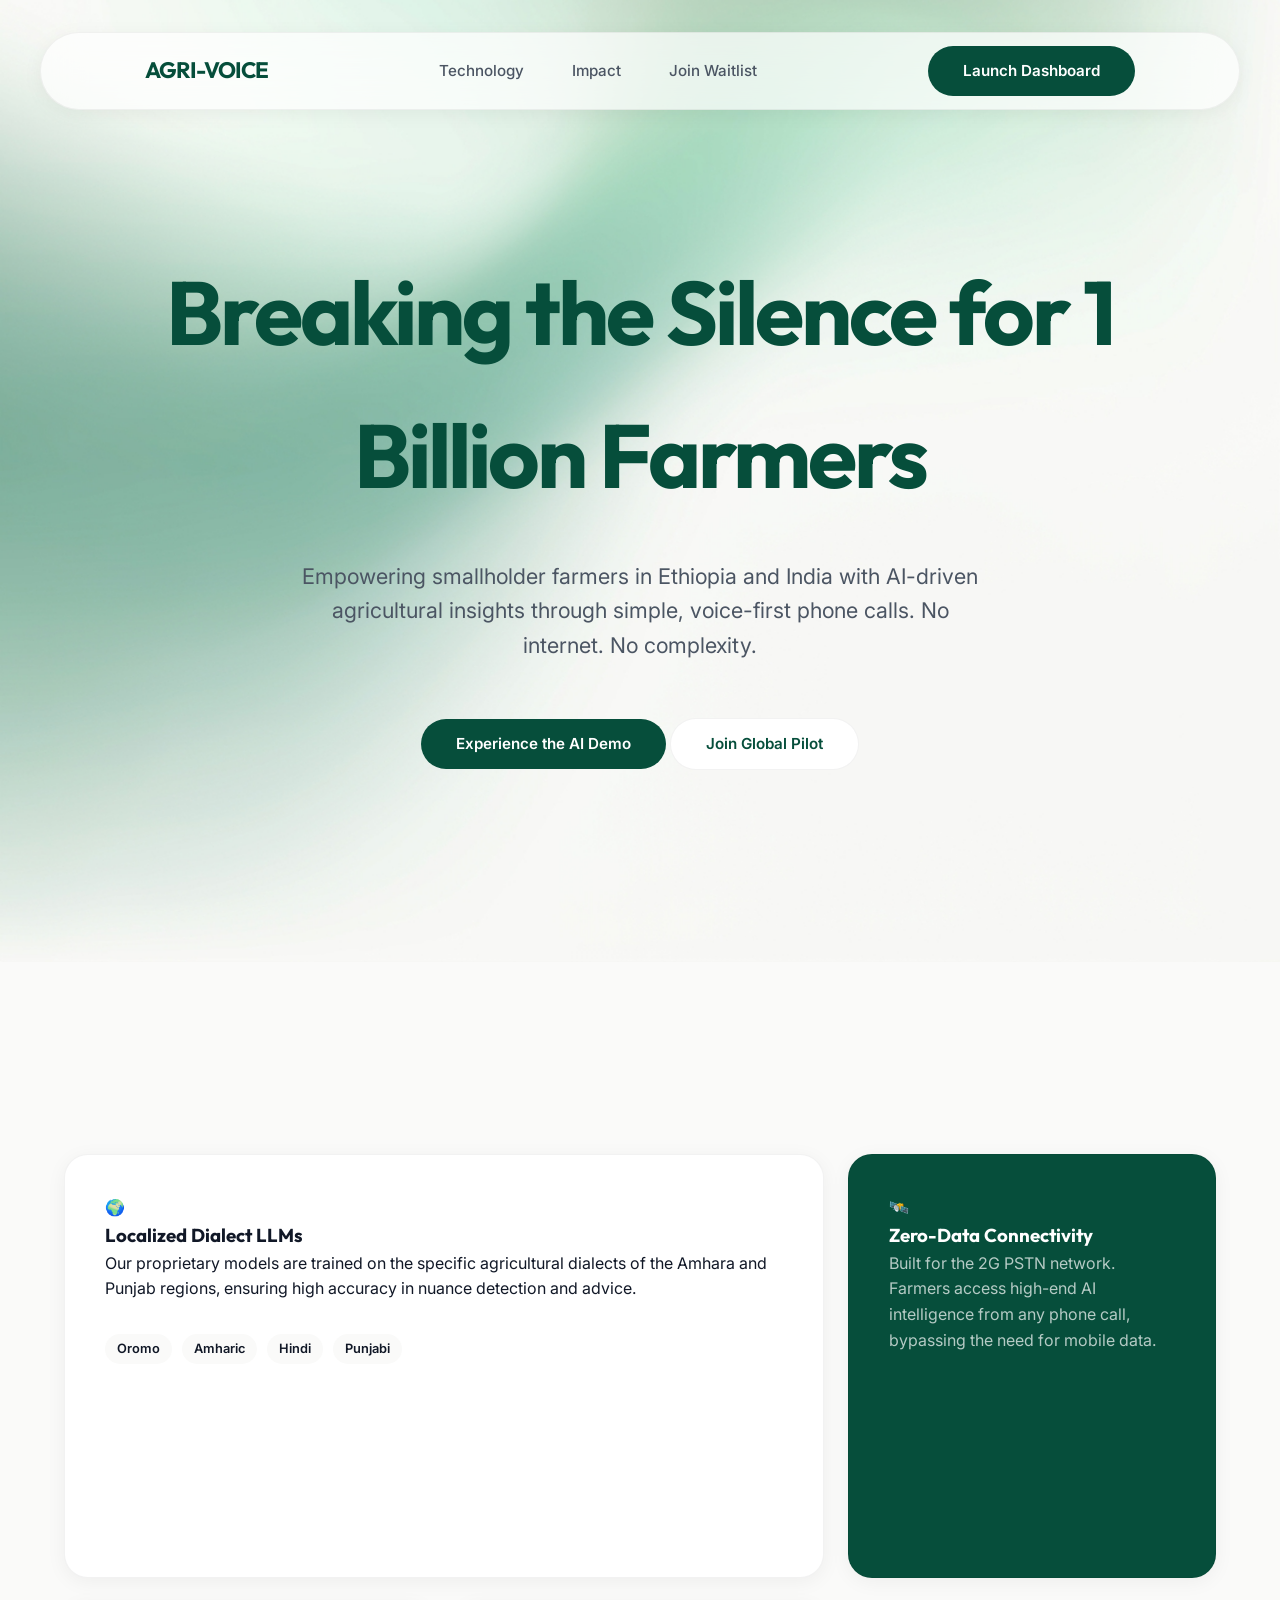
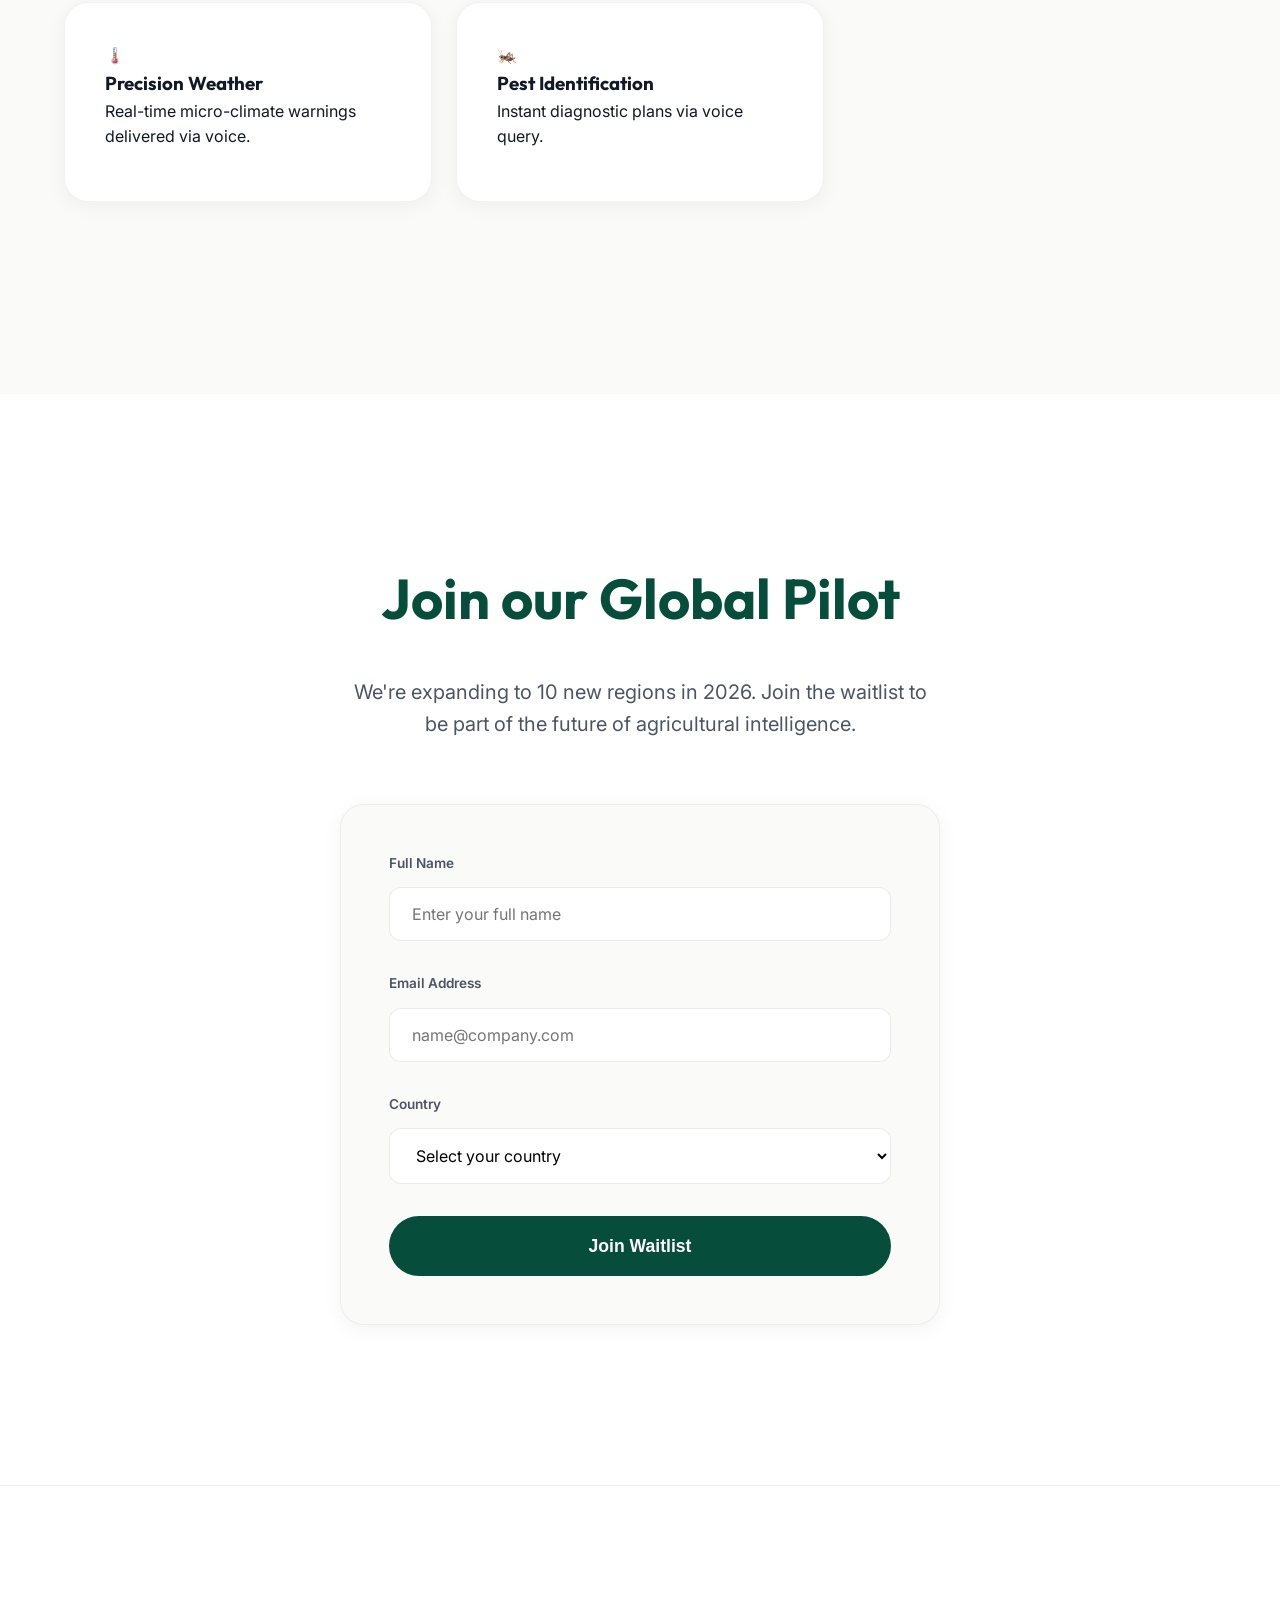
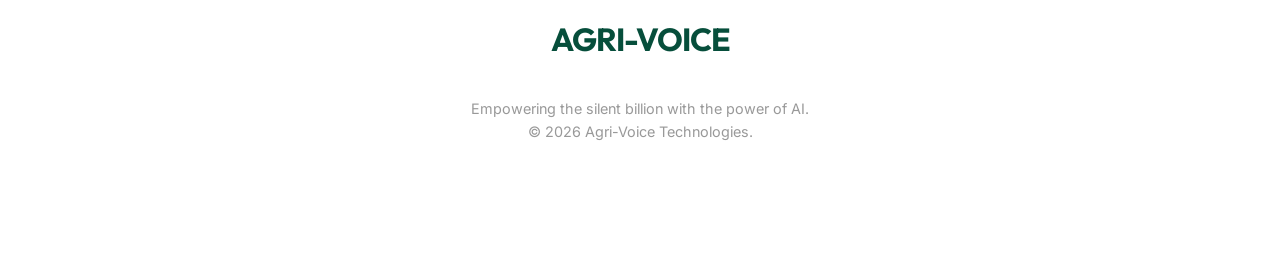
<file: index.html>
<!DOCTYPE html>
<html lang="en">
<head>
    <meta charset="UTF-8">
    <meta name="viewport" content="width=device-width, initial-scale=1.0">
    <title>Agri-Voice | Breaking the Silence for 1 Billion Farmers</title>
    <meta name="description" content="AI-driven agricultural advice via simple phone calls. Bridging the digital divide with advanced localized intelligence.">
    <link rel="stylesheet" href="style.css">
</head>
<body>
    <header>
        <div class="container">
            <nav>
                <a href="index.html" class="logo">AGRI-VOICE</a>
                <ul class="nav-links">
                    <li><a href="#technology">Technology</a></li>
                    <li><a href="#impact">Impact</a></li>
                    <li><a href="#waitlist-anchor">Join Waitlist</a></li>
                </ul>
                <a href="demo.html" class="btn btn-primary">Launch Dashboard</a>
            </nav>
        </div>
    </header>

    <main>
        <!-- Hero Section -->
        <section id="hero">
            <div class="container">
                <h1 class="reveal">Breaking the Silence for 1 Billion Farmers </h1>
                <p class="reveal">Empowering smallholder farmers in Ethiopia and India with AI-driven agricultural insights through simple, voice-first phone calls. No internet. No complexity.</p>
                <div class="hero-btns reveal">
                    <a href="demo.html" class="btn btn-primary">Experience the AI Demo</a>
                    <a href="#waitlist-anchor" class="btn btn-white">Join Global Pilot</a>
                </div>
            </div>
        </section>

        <!-- Bento Grid Features -->
        <section id="technology">
            <div class="container">
                <div class="bento-grid">
                    <div class="bento-item item-large reveal">
                        <span class="icon">🌍</span>
                        <h3>Localized Dialect LLMs</h3>
                        <p>Our proprietary models are trained on the specific agricultural dialects of the Amhara and Punjab regions, ensuring high accuracy in nuance detection and advice.</p>
                        <div style="margin-top: 2rem; display: flex; gap: 10px; flex-wrap: wrap;">
                            <span style="background: var(--bg-landing); padding: 5px 12px; border-radius: 20px; font-size: 0.8rem; font-weight: 600;">Oromo</span>
                            <span style="background: var(--bg-landing); padding: 5px 12px; border-radius: 20px; font-size: 0.8rem; font-weight: 600;">Amharic</span>
                            <span style="background: var(--bg-landing); padding: 5px 12px; border-radius: 20px; font-size: 0.8rem; font-weight: 600;">Hindi</span>
                            <span style="background: var(--bg-landing); padding: 5px 12px; border-radius: 20px; font-size: 0.8rem; font-weight: 600;">Punjabi</span>
                        </div>
                    </div>
                    <div class="bento-item item-medium reveal" style="background: var(--secondary); color: white;">
                        <span class="icon">🛰️</span>
                        <h3 style="color: white;">Zero-Data Connectivity</h3>
                        <p style="color: rgba(255,255,255,0.7);">Built for the 2G PSTN network. Farmers access high-end AI intelligence from any phone call, bypassing the need for mobile data.</p>
                    </div>
                    <div class="bento-item item-small reveal">
                        <span class="icon">🌡️</span>
                        <h3>Precision Weather</h3>
                        <p>Real-time micro-climate warnings delivered via voice.</p>
                    </div>
                    <div class="bento-item item-small reveal">
                         <span class="icon">🦗</span>
                        <h3>Pest Identification</h3>
                        <p>Instant diagnostic plans via voice query.</p>
                    </div>
                </div>
            </div>
        </section>

        <!-- Waitlist Form Section -->
        <section id="waitlist-anchor" class="waitlist-section">
            <div class="container reveal">
                <h2 style="font-size: 3.5rem; margin-bottom: 2rem; color: var(--secondary);">Join our Global Pilot</h2>
                <p style="max-width: 600px; margin: 0 auto 4rem; color: var(--text-muted); font-size: 1.25rem;">We're expanding to 10 new regions in 2026. Join the waitlist to be part of the future of agricultural intelligence.</p>
                
                <div class="form-container">
                    <form id="waitlist-form">
                        <div class="form-group">
                            <label for="name">Full Name</label>
                            <input type="text" id="name" placeholder="Enter your full name" required>
                        </div>
                        <div class="form-group">
                            <label for="email">Email Address</label>
                            <input type="email" id="email" placeholder="name@company.com" required>
                        </div>
                        <div class="form-group">
                            <label for="country">Country</label>
                            <select id="country" required>
                                <option value="" disabled selected>Select your country</option>
                                <option value="Ethiopia">Ethiopia</option>
                                <option value="India">India</option>
                                <option value="Kenya">Kenya</option>
                                <option value="Nigeria">Nigeria</option>
                                <option value="USA">USA</option>
                                <option value="Other">Other</option>
                            </select>
                        </div>
                        <button type="submit" class="btn btn-primary" style="width: 100%; padding: 1.2rem; font-size: 1.1rem;">
                            Join Waitlist
                        </button>
                    </form>
                    <div id="waitlist-success">
                        You are successfully added to our global pilot program! 🌾
                    </div>
                </div>
            </div>
        </section>
    </main>

    <footer style="padding: 8rem 0; background: white; border-top: 1px solid #efefef; text-align: center;">
        <div class="container">
            <h2 class="logo" style="margin-bottom: 2rem; font-size: 2rem;">AGRI-VOICE</h2>
            <p style="color: #999; font-size: 0.9rem;">Empowering the silent billion with the power of AI. <br> &copy; 2026 Agri-Voice Technologies.</p>
        </div>
    </footer>

    <script src="script.js"></script>
</body>
</html>
</file>
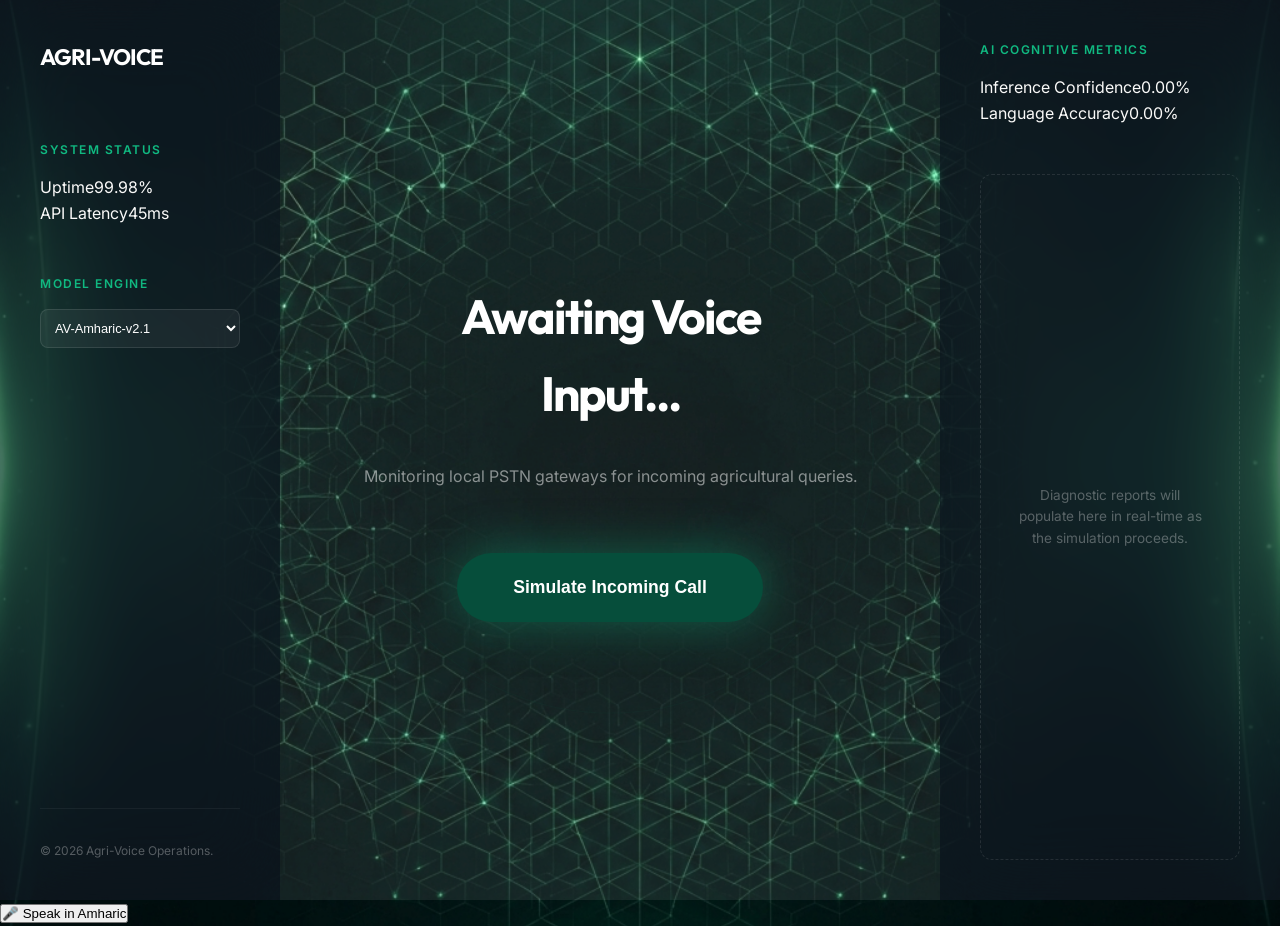
<file: demo.html>
<!DOCTYPE html>
<html lang="en">
<head>
    <meta charset="UTF-8">
    <meta name="viewport" content="width=device-width, initial-scale=1.0">
    <title>Agri-Voice | AI Operations Dashboard</title>
    <link rel="stylesheet" href="style.css">
</head>
<body class="dashboard-body">
    <div class="dashboard-layout">
        <!-- Sidebar -->
        <aside class="dashboard-sidebar">
            <a href="index.html" class="logo" style="color: white; margin-bottom: 4rem;">AGRI-VOICE</a>
            
            <span class="label">System Status</span>
            <div class="telemetry">
                <div class="pill"><span>Uptime</span><span class="value">99.98%</span></div>
                <div class="pill"><span>API Latency</span><span class="value">45ms</span></div>
            </div>

            <span class="label" style="margin-top: 3rem;">Model Engine</span>
            <select style="background: rgba(255,255,255,0.05); color: white; border: 1px solid rgba(255,255,255,0.1); padding: 10px; border-radius: 8px; font-size: 0.8rem; outline: none;">
                <option>AV-Amharic-v2.1</option>
                <option>AV-Hindi-v4.0</option>
            </select>

            <div style="margin-top: auto; padding-top: 2rem; border-top: 1px solid rgba(255,255,255,0.05);">
                <p style="font-size: 0.75rem; color: rgba(255,255,255,0.3);">© 2026 Agri-Voice Operations.</p>
            </div>
        </aside>

        <!-- Center Workspace -->
        <main class="dashboard-center">
            <div id="initial-state" style="text-align: center; max-width: 500px; margin: 0 auto; z-index: 10;">
                <h1 style="color: white; font-size: 3rem; letter-spacing: -2px; margin-bottom: 2rem;">Awaiting Voice <br> Input...</h1>
                <p style="color: rgba(255,255,255,0.5); margin-bottom: 4rem;">Monitoring local PSTN gateways for incoming agricultural queries. </p>
                <button class="btn btn-primary" id="start-btn" style="padding: 1.5rem 3.5rem; font-size: 1.1rem; box-shadow: 0 0 50px rgba(16, 185, 129, 0.4);">
                    Simulate Incoming Call
                </button>
            </div>

            <div id="call-state" style="display: none; height: 100%; flex-direction: column; justify-content: space-between; z-index: 10;">
                <div class="panel" style="text-align: center; background: transparent; border: none;">
                    <span class="label" id="current-step-label">Initializing Platform</span>
                    <h1 id="query-text" style="color: white; font-size: 2.2rem; letter-spacing: -1px; min-height: 80px;">...</h1>
                    
                    <!-- Progress Bar Component -->
                    <div class="progress-track">
                        <div class="progress-fill" id="progress-bar"></div>
                    </div>
                </div>

                <div class="spectral-display" id="waveform">
                    <div class="bar" style="height: 40px;"></div>
                    <div class="bar" style="height: 100px;"></div>
                    <div class="bar" style="height: 140px;"></div>
                    <div class="bar" style="height: 60px;"></div>
                    <div class="bar" style="height: 120px;"></div>
                    <div class="bar" style="height: 180px;"></div>
                    <div class="bar" style="height: 90px;"></div>
                    <div class="bar" style="height: 140px;"></div>
                    <div class="bar" style="height: 60px;"></div>
                </div>

                <div class="panel" style="background: rgba(255,255,255,0.03); border-color: rgba(255,255,255,0.1);">
                    <span class="label">System Pipeline Status</span>
                    <div class="steps-container">
                        <div class="step-item" id="step-1"><div class="dot"></div> Connecting call...</div>
                        <div class="step-item" id="step-2"><div class="dot"></div> Farmer speaking...</div>
                        <div class="step-item" id="step-3"><div class="dot"></div> Translating local language...</div>
                        <div class="step-item" id="step-4"><div class="dot"></div> Analyzing disease...</div>
                        <div class="step-item" id="step-5"><div class="dot"></div> Generating solution...</div>
                    </div>
                </div>
            </div>
            
            <div style="position: absolute; width: 100%; height: 100%; top: 0; left: 0; pointer-events: none; opacity: 0.5;">
                <svg width="100%" height="100%" viewBox="0 0 1000 1000">
                    <circle cx="500" cy="500" r="400" stroke="rgba(16, 185, 129, 0.05)" stroke-width="2" fill="none" />
                </svg>
            </div>
        </main>

        <!-- Right Panel (Telemetry & Diagnosis) -->
        <aside class="dashboard-right">
            <span class="label">AI Cognitive Metrics</span>
            <div class="telemetry" style="margin-bottom: 3rem;">
                <div class="pill"><span>Inference Confidence</span><span class="value" id="prob-val">0.00%</span></div>
                <div class="pill"><span>Language Accuracy</span><span class="value" id="dialect-val">0.00%</span></div>
            </div>

            <div id="diagnosis-panel">
                <span class="label">Final AI Prescription</span>
                <div class="panel" style="background: white; color: var(--text-main);">
                    <div style="display: flex; gap: 15px; margin-bottom: 1.5rem; align-items: center;">
                        <span style="font-size: 2.22rem;">🌾</span>
                        <h3 style="color: var(--secondary); margin: 0;">Leaf Rust Detected</h3>
                    </div>
                    <img src="leaf_rust.png" alt="Leaf Rust" style="width: 100%; border-radius: 12px; margin-bottom: 1.5rem;">
                    <p style="font-size: 0.9rem; color: #555; line-height: 1.5; margin-bottom: 1.5rem;">Apply organic copper fungicide immediately. Isolate affected plants to prevent spread.</p>
                    <button class="btn btn-primary" style="width: 100%; border-radius: 10px;" onclick="location.reload()">Reset Session</button>
                </div>
            </div>

            <div id="diagnosis-placeholder" style="flex: 1; border: 1px dashed rgba(255,255,255,0.1); border-radius: var(--radius-sm); display: flex; align-items: center; justify-content: center; text-align: center; padding: 2rem;">
                <p style="font-size: 0.85rem; color: rgba(255,255,255,0.3);">Diagnostic reports will populate here in real-time as the simulation proceeds.</p>
            </div>
        </aside>
    </div>

    <script src="script.js"></script>
</body>
</html>
<button onclick="startAgriVoice()">
  🎤 Speak in Amharic
</button>
</file>
<file: style.css>
@import url('https://fonts.googleapis.com/css2?family=Outfit:wght@300;400;600;700;800&family=Inter:wght@400;500;600&display=swap');

:root {
    /* Premium Palette */
    --primary: #10B981; /* Vibrant Emerald */
    --primary-glow: rgba(16, 185, 129, 0.3);
    --secondary: #064E3B; /* Midnight Emerald */
    --accent: #F59E0B; /* Amber */
    --text-main: #111827;
    --text-muted: #4B5563;
    --text-white: #FAFAF9;
    --bg-landing: #FAFAF9;
    --bg-dashboard: #020617; 
    
    /* Layout Constants */
    --glass-bg: rgba(255, 255, 255, 0.7);
    --glass-border: rgba(0, 0, 0, 0.05);
    --dashboard-glass: rgba(15, 23, 42, 0.6);
    --dashboard-border: rgba(255, 255, 255, 0.08);
    
    --shadow-soft: 0 4px 20px rgba(0, 0, 0, 0.05);
    --shadow-premium: 0 20px 40px rgba(0, 0, 0, 0.1);
    --transition-snappy: all 0.4s cubic-bezier(0.19, 1, 0.22, 1);
    --radius-lg: 24px;
    --radius-sm: 12px;
}

* {
    margin: 0;
    padding: 0;
    box-sizing: border-box;
    scroll-behavior: smooth;
}

body {
    font-family: 'Inter', sans-serif;
    color: var(--text-main);
    background-color: var(--bg-landing);
    line-height: 1.6;
    overflow-x: hidden;
    -webkit-font-smoothing: antialiased;
}

h1, h2, h3, .logo {
    font-family: 'Outfit', sans-serif;
    font-weight: 700;
}

/* --- Layout Utilities --- */
.container { max-width: 1400px; margin: 0 auto; padding: 0 4rem; }
section { padding: 12rem 0; }

/* --- Navigation --- */
header {
    position: fixed;
    top: 2rem;
    left: 50%;
    transform: translateX(-50%);
    width: min(94%, 1200px);
    z-index: 1000;
    background: var(--glass-bg);
    backdrop-filter: blur(20px);
    border: 1px solid var(--glass-border);
    border-radius: 100px;
    padding: 0.8rem 2.5rem;
    box-shadow: var(--shadow-soft);
}

nav { display: flex; justify-content: space-between; align-items: center; }
.logo { font-size: 1.4rem; color: var(--secondary); letter-spacing: -1px; text-decoration: none; }
.nav-links { display: flex; gap: 3rem; list-style: none; }
.nav-links a { text-decoration: none; color: var(--text-muted); font-size: 0.95rem; font-weight: 500; transition: var(--transition-snappy); }
.nav-links a:hover { color: var(--primary); }

/* --- Premium Buttons --- */
.btn {
    padding: 0.8rem 2.2rem;
    border-radius: 100px;
    font-weight: 600;
    font-size: 0.95rem;
    transition: var(--transition-snappy);
    cursor: pointer;
    text-decoration: none;
    display: inline-flex;
    align-items: center;
    justify-content: center;
    gap: 8px;
    border: none;
}

.btn-primary { background: var(--secondary); color: white; }
.btn-primary:hover { transform: translateY(-2px); box-shadow: 0 10px 25px var(--primary-glow); background: #065F46; }

.btn-white { background: white; color: var(--secondary); border: 1px solid rgba(0,0,0,0.05); }
.btn-white:hover { background: #f8f8f8; transform: translateY(-2px); }

/* --- Hero Section --- */
#hero {
    min-height: 100vh;
    display: flex;
    align-items: center;
    position: relative;
    background: url('startup_mesh.png') center bottom no-repeat;
    background-size: cover;
    padding-top: 15rem;
    text-align: center;
}

#hero h1 { font-size: clamp(3rem, 7vw, 6rem); letter-spacing: -3px; margin-bottom: 2rem; color: var(--secondary); }
#hero p { max-width: 700px; margin: 0 auto 3.5rem; font-size: 1.35rem; color: var(--text-muted); }

/* --- Bento Grid --- */
.bento-grid {
    display: grid;
    grid-template-columns: repeat(12, 1fr);
    grid-auto-rows: 200px;
    gap: 1.5rem;
}

.bento-item {
    background: white; border-radius: var(--radius-lg); border: 1px solid var(--glass-border); padding: 2.5rem;
    position: relative; overflow: hidden; transition: var(--transition-snappy); box-shadow: var(--shadow-soft);
}

.bento-item:hover { transform: translateY(-5px); box-shadow: var(--shadow-premium); }
.item-large { grid-column: span 8; grid-row: span 2; }
.item-medium { grid-column: span 4; grid-row: span 2; }
.item-small { grid-column: span 4; grid-row: span 1; }

/* --- Dashboard Specific Theme --- */
.dashboard-body {
    background: var(--bg-dashboard) url('dashboard_bg.png') center center no-repeat;
    background-size: cover;
    color: var(--text-white);
    min-height: 100vh;
}

.dashboard-layout {
    display: grid;
    grid-template-columns: 280px 1fr 340px;
    height: 100vh;
    gap: 1px; background: var(--dashboard-border);
}

.dashboard-sidebar, .dashboard-right { background: rgba(2, 6, 23, 0.4); backdrop-filter: blur(40px); padding: 2.5rem; display: flex; flex-direction: column; overflow-y: auto; }
.dashboard-center { padding: 4rem; display: flex; flex-direction: column; justify-content: center; position: relative; }

/* Dashboard UI Components */
.panel { background: var(--dashboard-glass); border: 1px solid var(--dashboard-border); border-radius: var(--radius-sm); padding: 1.5rem; margin-bottom: 1.5rem; }
.label { font-size: 0.75rem; font-weight: 600; text-transform: uppercase; letter-spacing: 1.5px; color: var(--primary); margin-bottom: 1rem; display: block; }

/* Progress Bar */
.progress-track { width: 100%; height: 6px; background: rgba(255,255,255,0.05); border-radius: 10px; margin: 1.5rem 0; overflow: hidden; }
.progress-fill { height: 100%; width: 0%; background: var(--primary); transition: width 0.5s ease; box-shadow: 0 0 10px var(--primary); }

/* Step Indicators */
.steps-container { display: flex; flex-direction: column; gap: 12px; margin-top: 2rem; }
.step-item { display: flex; align-items: center; gap: 12px; opacity: 0.3; transition: var(--transition-snappy); font-size: 0.9rem; }
.step-item.active { opacity: 1; color: var(--primary); font-weight: 600; }
.step-item .dot { width: 8px; height: 8px; border-radius: 50%; background: currentColor; }

/* --- Waitlist Form --- */
.waitlist-section { background: white; padding: 10rem 0; text-align: center; }
.form-container { max-width: 600px; margin: 0 auto; text-align: left; background: var(--bg-landing); padding: 3rem; border-radius: var(--radius-lg); border: 1px solid var(--glass-border); box-shadow: var(--shadow-soft); }

.form-group { margin-bottom: 2rem; position: relative; }
.form-group label { display: block; font-size: 0.85rem; font-weight: 600; color: var(--text-muted); margin-bottom: 0.8rem; }
.form-group input, .form-group select {
    width: 100%; padding: 1rem 1.4rem; border-radius: 12px; border: 1px solid rgba(0,0,0,0.08); background: white;
    font-size: 1rem; font-family: inherit; outline: none; transition: var(--transition-snappy);
}
.form-group input:focus, .form-group select:focus { border-color: var(--primary); box-shadow: 0 0 0 4px var(--primary-glow); }

#waitlist-success { display: none; background: #ECFDF5; border: 1px solid #10B981; color: #065F46; padding: 1.5rem; border-radius: var(--radius-sm); margin-top: 2rem; font-weight: 600; text-align: center; }

/* Final Verification Diagnosis */
#diagnosis-panel { display: none; opacity: 0; transform: translateY(20px); transition: var(--transition-snappy); }
#diagnosis-panel.show { display: block; opacity: 1; transform: translateY(0); }

/* Custom Scrollbar */
::-webkit-scrollbar { width: 5px; }
::-webkit-scrollbar-track { background: transparent; }
::-webkit-scrollbar-thumb { background: rgba(255,255,255,0.1); border-radius: 10px; }

/* Reveal Animation */
.reveal { opacity: 0; transform: translateY(40px); transition: var(--transition-snappy); }
.reveal.active { opacity: 1; transform: translateY(0); }

@media (max-width: 1024px) {
    .dashboard-layout { grid-template-columns: 1fr; height: auto; }
    .dashboard-sidebar, .dashboard-right { display: none; }
    .container { padding: 0 2rem; }
    header { width: 95%; padding: 0.6rem 1.5rem; }
    section { padding: 8rem 0; }
    .bento-grid { flex-direction: column; display: flex; }
}
</file>
